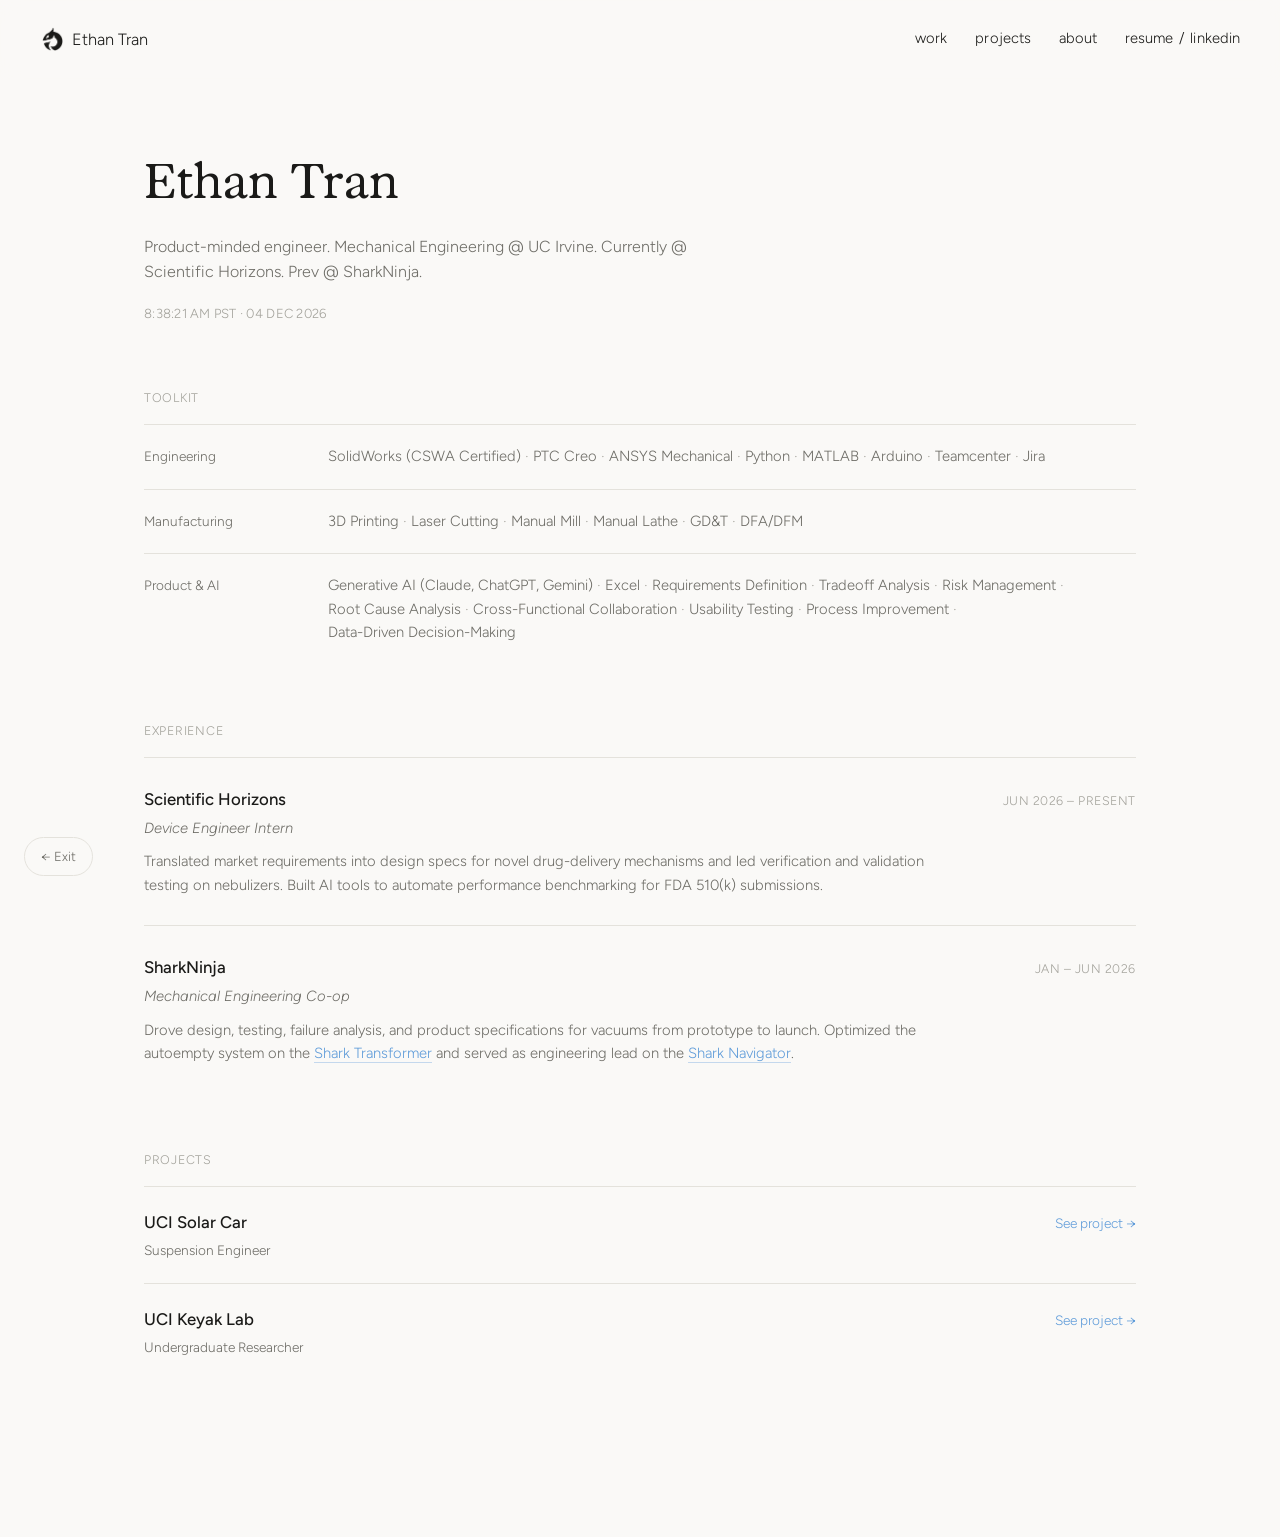
<file: recruiter.html>
<!doctype html>
<html lang="en">
<head>
<meta charset="utf-8">
<title>Ethan Tran — Recruiter Mode</title>
<meta name="viewport" content="width=device-width, initial-scale=1" />
<meta name="robots" content="noindex" />
<link rel="icon" type="image/png" href="assets/home/favicon.png">
<link rel="apple-touch-icon" href="assets/home/favicon.png">
<link rel="preconnect" href="https://fonts.googleapis.com">
<link rel="preconnect" href="https://fonts.gstatic.com" crossorigin>
<link href="https://fonts.googleapis.com/css2?family=Figtree:wght@300;400;500;600;700&display=swap" rel="stylesheet">

<style>
  @font-face {
    font-family: "Exposure Trial VAR";
    src: url("assets/home/ExposureTrialVAR.ttf") format("truetype-variations");
    font-weight: 400;
    font-style: normal;
  }

  :root {
    --bg: #faf9f7;
    --bg-panel: #f1efeb;
    --ink: #1a1a18;
    --ink-soft: #6d6c66;
    --ink-faint: #a3a29b;
    --line: #e4e2dc;
    --blue: #5e9bd9;
    --blue-soft: #cfe1f5;
    --focus: #1a1a18;
    --nav-h: 80px;
  }

  @media (prefers-color-scheme: dark) {
    :root:not([data-theme="light"]) {
      --bg: #171613;
      --bg-panel: #201f1b;
      --ink: #f3f2ee;
      --ink-soft: #a4a29a;
      --ink-faint: #6f6d66;
      --line: #322f29;
      --blue: #6fabdc;
      --blue-soft: #2d3a58;
      --focus: #f3f2ee;
    }
  }

  :root[data-theme="dark"] {
    --bg: #171613;
    --bg-panel: #201f1b;
    --ink: #f3f2ee;
    --ink-soft: #a4a29a;
    --ink-faint: #6f6d66;
    --line: #322f29;
    --blue: #6fabdc;
    --blue-soft: #2d3a58;
    --focus: #f3f2ee;
  }

  * { box-sizing: border-box; }

  html { background: var(--bg); }

  body {
    margin: 0;
    background: var(--bg);
    color: var(--ink);
    font-family: "Figtree", -apple-system, BlinkMacSystemFont, "Segoe UI", sans-serif;
    font-weight: 300;
    font-size: 16px;
    line-height: 1.6;
    -webkit-font-smoothing: antialiased;
  }

  a { color: inherit; }

  @media (hover: hover) and (pointer: fine) {
    * { cursor: none !important; }
  }

  .cursor-dot {
    position: fixed;
    top: 0;
    left: 0;
    width: 9px;
    height: 9px;
    border-radius: 50%;
    background: var(--ink);
    pointer-events: none;
    z-index: 998;
    opacity: 0;
    transform: translate(-50%, -50%);
    transition: opacity 0.15s ease, transform 0.06s ease-out;
    will-change: transform, opacity;
  }

  .cursor-dot.is-visible { opacity: 1; }

  .cursor-dot.is-clicking {
    opacity: 0;
    transform: translate(-50%, -50%) scale(0.3);
  }

  .cursor-ripple {
    position: fixed;
    top: 0;
    left: 0;
    width: 11px;
    height: 11px;
    border-radius: 50%;
    border: 1.5px solid var(--ink);
    pointer-events: none;
    z-index: 997;
    transform: translate(-50%, -50%) scale(1);
    opacity: 0.6;
    animation: cursorRipple 0.55s ease-out forwards;
  }

  @keyframes cursorRipple {
    to {
      transform: translate(-50%, -50%) scale(3.4);
      opacity: 0;
    }
  }

  .wrap {
    max-width: 1040px;
    margin: 0 auto;
    padding: 0 24px;
  }

  /* ---------- Nav (same component as index.html) ---------- */

  .site-nav {
    position: fixed;
    top: 0;
    left: 0;
    right: 0;
    z-index: 510;
    display: flex;
    align-items: center;
    justify-content: space-between;
    padding: 26px 40px;
    background: color-mix(in srgb, var(--bg) 90%, transparent);
    backdrop-filter: blur(10px);
    border-bottom: 1px solid transparent;
    transition: border-color 0.25s ease;
  }

  .site-nav.scrolled { border-bottom-color: var(--line); }

  .logo {
    display: flex;
    align-items: center;
    gap: 8px;
    text-decoration: none;
    color: var(--ink-faint);
  }

  .logo-icon {
    display: inline-block;
    width: 24px;
    height: 24px;
    background-color: var(--ink);
    -webkit-mask: url('assets/home/logo-icon.png') no-repeat center / contain;
    mask: url('assets/home/logo-icon.png') no-repeat center / contain;
  }

  .logo-word {
    font-family: "Figtree", -apple-system, BlinkMacSystemFont, "Segoe UI", sans-serif;
    font-size: 1.02rem;
    font-weight: 300;
    color: var(--ink);
  }

  .nav-links {
    display: flex;
    align-items: center;
    gap: 28px;
    font-size: 0.92rem;
    font-weight: 300;
    letter-spacing: 0.005em;
    color: var(--ink);
  }

  .nav-links a,
  .nav-links button {
    text-decoration: none;
    transition: color 0.15s ease, filter 0.25s ease, opacity 0.25s ease;
    filter: blur(0);
    opacity: 1;
  }

  .nav-links a:hover,
  .nav-links button:hover { color: var(--ink); }

  @media (hover: hover) and (pointer: fine) {
    .nav-links:hover a:not(:hover),
    .nav-links:hover button:not(:hover) {
      filter: blur(1.5px);
      opacity: 0.6;
    }

    .nav-links:hover .nav-dropdown:hover a:not(:hover),
    .nav-links:hover .nav-dropdown:hover button:not(:hover) {
      filter: none;
      opacity: 1;
    }
  }

  .nav-combo { display: inline-flex; align-items: center; gap: 6px; }

  .ext-arrow {
    display: inline-block;
    width: 0;
    overflow: hidden;
    opacity: 0;
    line-height: 1;
    vertical-align: middle;
    transform: translate(-3px, 3px);
    transition: opacity 0.18s ease, transform 0.18s ease, width 0.18s ease, margin-left 0.18s ease;
  }

  .nav-combo a:hover .ext-arrow {
    opacity: 1;
    transform: translate(0, 0);
    width: 0.75em;
    margin-left: 2px;
  }

  .nav-dropdown {
    position: relative;
    display: inline-flex;
    align-items: center;
  }

  .nav-dropdown-trigger {
    font: inherit;
    color: inherit;
    background: transparent;
    border: none;
    cursor: pointer;
    position: relative;
    padding: 4px 8px;
    margin: -4px -8px;
    border-radius: 6px;
    transition: color 0.15s ease, filter 0.25s ease, opacity 0.25s ease, background 0.15s ease;
  }

  .nav-dropdown:hover > .nav-dropdown-trigger,
  .nav-dropdown:focus-within > .nav-dropdown-trigger {
    background: var(--bg);
  }

  .nav-dropdown-menu {
    position: absolute;
    top: 100%;
    left: 0;
    padding-top: 14px;
    opacity: 0;
    visibility: hidden;
    transform: translateY(-4px);
    transition: opacity 0.18s ease, transform 0.18s ease, visibility 0.18s;
    z-index: 50;
  }

  .nav-dropdown-menu-inner {
    display: flex;
    flex-direction: column;
    gap: 12px;
    padding: 10px 12px;
    margin: -10px -12px;
    border-radius: 8px;
    background: var(--bg);
  }

  .nav-dropdown-menu-inner a {
    font-family: "Figtree", -apple-system, BlinkMacSystemFont, "Segoe UI", sans-serif;
    font-size: 0.92rem;
    font-weight: 300;
    letter-spacing: 0.005em;
    color: var(--ink-soft);
    white-space: nowrap;
    text-decoration: none;
    transition: color 0.15s ease;
  }

  .nav-dropdown-menu-inner a:hover {
    color: var(--ink);
  }

  @media (hover: hover) and (pointer: fine) {
    .nav-dropdown:hover .nav-dropdown-menu {
      opacity: 1;
      visibility: visible;
      transform: translateY(0);
    }
  }

  .nav-dropdown:focus-within .nav-dropdown-menu {
    opacity: 1;
    visibility: visible;
    transform: translateY(0);
  }

  @media (max-width: 620px) {
    .site-nav { padding: 20px 24px; }
    .nav-links { gap: 12px; font-size: 0.78rem; }
    .logo-word { display: none; }
  }

  /* ---------- Recruiter mode content ---------- */

  .rec-exit-fixed {
    position: fixed;
    left: 24px;
    bottom: 24px;
    z-index: 520;
    text-decoration: none;
    font-size: 0.82rem;
    color: var(--ink-soft);
    background: color-mix(in srgb, var(--bg) 92%, transparent);
    backdrop-filter: blur(10px);
    border: 1px solid var(--line);
    border-radius: 999px;
    padding: 8px 16px;
    transition: color 0.15s ease, border-color 0.15s ease;
  }

  .rec-exit-fixed:hover {
    color: var(--ink);
    border-color: var(--ink-faint);
  }

  .rec-main { padding: calc(var(--nav-h) + 64px) 0 100px; }

  .rec-name {
    font-family: "Exposure Trial VAR", Georgia, "Times New Roman", serif;
    font-size: clamp(2.2rem, 5vw, 3rem);
    font-weight: 400;
    margin: 0 0 14px;
  }

  .rec-tagline {
    font-size: 1rem;
    color: var(--ink-soft);
    max-width: 60ch;
    margin: 0 0 18px;
  }

  .rec-clock {
    font-size: 0.82rem;
    letter-spacing: 0.02em;
    color: var(--ink-faint);
    margin: 0 0 64px;
  }

  .rec-section { margin: 0 0 56px; }

  .rec-section-label {
    font-size: 0.78rem;
    letter-spacing: 0.06em;
    text-transform: uppercase;
    color: var(--ink-faint);
    margin: 0 0 4px;
  }

  .rec-divider {
    height: 1px;
    background: var(--line);
    margin: 16px 0 0;
  }

  .rec-exp-row {
    display: flex;
    align-items: baseline;
    justify-content: space-between;
    gap: 24px;
    padding: 28px 0;
    border-bottom: 1px solid var(--line);
  }

  .rec-exp-row:last-child { border-bottom: none; }

  .rec-exp-role {
    font-style: italic;
    font-size: 0.92rem;
    color: var(--ink-soft);
    margin: 4px 0 0;
  }

  .rec-exp-company {
    font-weight: 500;
    font-size: 1.05rem;
    color: var(--ink);
    margin: 0;
  }

  .rec-exp-desc {
    font-size: 0.92rem;
    font-weight: 300;
    color: var(--ink-soft);
    max-width: 90ch;
    margin: 10px 0 0;
  }

  .rec-exp-desc a {
    color: var(--blue);
    text-decoration: none;
    border-bottom: 1px solid color-mix(in srgb, var(--blue) 35%, transparent);
    transition: border-color 0.15s ease;
  }

  .rec-exp-desc a:hover { border-bottom-color: var(--blue); }

  .rec-exp-dates {
    flex: none;
    font-size: 0.78rem;
    letter-spacing: 0.04em;
    text-transform: uppercase;
    color: var(--ink-faint);
    white-space: nowrap;
    margin: 0;
  }

  .rec-proj-row {
    display: flex;
    align-items: baseline;
    justify-content: space-between;
    gap: 24px;
    padding: 22px 0;
    border-bottom: 1px solid var(--line);
    text-decoration: none;
    transition: opacity 0.15s ease;
  }

  .rec-proj-row:last-child { border-bottom: none; }
  .rec-proj-row:hover { opacity: 0.7; }

  .rec-proj-name {
    font-size: 1.05rem;
    font-weight: 500;
    color: var(--ink);
    margin: 0;
  }

  .rec-proj-role {
    font-size: 0.85rem;
    color: var(--ink-soft);
    margin: 4px 0 0;
  }

  .rec-proj-link {
    flex: none;
    font-size: 0.85rem;
    color: var(--blue);
    white-space: nowrap;
  }

  .rec-skill-row {
    display: flex;
    align-items: baseline;
    gap: 24px;
    padding: 20px 0;
    border-bottom: 1px solid var(--line);
  }

  .rec-skill-row:last-child { border-bottom: none; }

  .rec-skill-label {
    flex: none;
    width: 160px;
    font-size: 0.85rem;
    color: var(--ink-soft);
    margin: 0;
  }

  .rec-skill-tags {
    display: flex;
    flex-wrap: wrap;
    font-size: 0.92rem;
    color: var(--ink-soft);
  }

  .rec-skill-tags .skill-item:not(:last-child)::after {
    content: "\00a0\00b7\00a0";
    color: var(--ink-faint);
  }

  @media (max-width: 620px) {
    .site-nav { padding: 20px 24px; }
    .rec-main { padding: calc(var(--nav-h) + 32px) 0 90px; }
    .rec-exp-row,
    .rec-proj-row { flex-direction: column; gap: 8px; }
    .rec-exp-dates { order: -1; }
    .rec-exit-fixed { left: 16px; bottom: 16px; font-size: 0.78rem; padding: 7px 14px; }
    .rec-skill-row { flex-direction: column; gap: 8px; }
    .rec-skill-label { width: auto; }
  }
</style>
</head>
<body>

<nav class="site-nav" id="siteNav" aria-label="Primary">
  <a class="logo" href="index.html" aria-label="Home">
    <span class="logo-icon" aria-hidden="true"></span>
    <span class="logo-word">Ethan Tran</span>
  </a>
  <div class="nav-links">
    <a href="index.html#work">work</a>
    <a href="index.html#projects">projects</a>
    <a href="index.html#about">about</a>
    <span class="nav-combo">
      <span class="nav-dropdown">
        <button type="button" class="nav-dropdown-trigger">resume</button>
        <span class="nav-dropdown-menu">
          <span class="nav-dropdown-menu-inner">
            <a href="https://docs.google.com/document/d/1LJPn7eDtAfSASAzcQccfubz7DAlrbPLajP_lorCI3K4/edit?usp=sharing" target="_blank" rel="noopener">engineering<span class="ext-arrow" aria-hidden="true">↗</span></a>
            <a href="https://docs.google.com/document/d/1FIWJYNV4GyLf50VrKur8pAxX2PLaGaF_H9uuuHPjCiw/edit?usp=sharing" target="_blank" rel="noopener">product<span class="ext-arrow" aria-hidden="true">↗</span></a>
          </span>
        </span>
      </span> / <a href="https://www.linkedin.com/in/ethandtran/" target="_blank" rel="noopener">linkedin<span class="ext-arrow" aria-hidden="true">↗</span></a>
    </span>
  </div>
</nav>

<a class="rec-exit-fixed" href="index.html">← Exit</a>

<main class="rec-main">
  <div class="wrap">
    <h1 class="rec-name">Ethan Tran</h1>
    <p class="rec-tagline">Product-minded engineer. Mechanical Engineering @ UC Irvine. Currently @ Scientific Horizons. Prev @ SharkNinja.</p>
    <p class="rec-clock" id="recClock">&nbsp;</p>

    <section class="rec-section">
      <p class="rec-section-label">Toolkit</p>
      <div class="rec-divider"></div>

      <div class="rec-skill-row">
        <p class="rec-skill-label">Engineering</p>
        <div class="rec-skill-tags">
          <span class="skill-item">SolidWorks (CSWA Certified)</span>
          <span class="skill-item">PTC Creo</span>
          <span class="skill-item">ANSYS Mechanical</span>
          <span class="skill-item">Python</span>
          <span class="skill-item">MATLAB</span>
          <span class="skill-item">Arduino</span>
          <span class="skill-item">Teamcenter</span>
          <span class="skill-item">Jira</span>
        </div>
      </div>

      <div class="rec-skill-row">
        <p class="rec-skill-label">Manufacturing</p>
        <div class="rec-skill-tags">
          <span class="skill-item">3D Printing</span>
          <span class="skill-item">Laser Cutting</span>
          <span class="skill-item">Manual Mill</span>
          <span class="skill-item">Manual Lathe</span>
          <span class="skill-item">GD&amp;T</span>
          <span class="skill-item">DFA/DFM</span>
        </div>
      </div>

      <div class="rec-skill-row">
        <p class="rec-skill-label">Product &amp; AI</p>
        <div class="rec-skill-tags">
          <span class="skill-item">Generative AI (Claude, ChatGPT, Gemini)</span>
          <span class="skill-item">Excel</span>
          <span class="skill-item">Requirements Definition</span>
          <span class="skill-item">Tradeoff Analysis</span>
          <span class="skill-item">Risk Management</span>
          <span class="skill-item">Root Cause Analysis</span>
          <span class="skill-item">Cross-Functional Collaboration</span>
          <span class="skill-item">Usability Testing</span>
          <span class="skill-item">Process Improvement</span>
          <span class="skill-item">Data-Driven Decision-Making</span>
        </div>
      </div>
    </section>

    <section class="rec-section">
      <p class="rec-section-label">Experience</p>
      <div class="rec-divider"></div>

      <div class="rec-exp-row">
        <div>
          <p class="rec-exp-company">Scientific Horizons</p>
          <p class="rec-exp-role">Device Engineer Intern</p>
          <p class="rec-exp-desc">Translated market requirements into design specs for novel drug-delivery mechanisms and led verification and validation testing on nebulizers. Built AI tools to automate performance benchmarking for FDA 510(k) submissions.</p>
        </div>
        <p class="rec-exp-dates">Jun 2026 – Present</p>
      </div>

      <div class="rec-exp-row">
        <div>
          <p class="rec-exp-company">SharkNinja</p>
          <p class="rec-exp-role">Mechanical Engineering Co-op</p>
          <p class="rec-exp-desc">Drove design, testing, failure analysis, and product specifications for vacuums from prototype to launch. Optimized the autoempty system on the <a href="https://www.sharkninja.com/shark-transformer-true-pet-upright-vacuum/LX501UPG1.html" target="_blank" rel="noopener">Shark Transformer</a> and served as engineering lead on the <a href="https://www.costco.com/p/-/shark-navigator-lift-away-upright-vacuum-with-reveal-technology/4201031429" target="_blank" rel="noopener">Shark Navigator</a>.</p>
        </div>
        <p class="rec-exp-dates">Jan – Jun 2026</p>
      </div>
    </section>

    <section class="rec-section">
      <p class="rec-section-label">Projects</p>
      <div class="rec-divider"></div>

      <a class="rec-proj-row" href="index.html#project-solar-car">
        <div>
          <p class="rec-proj-name">UCI Solar Car</p>
          <p class="rec-proj-role">Suspension Engineer</p>
        </div>
        <span class="rec-proj-link">See project →</span>
      </a>

      <a class="rec-proj-row" href="index.html#project-keyak-lab">
        <div>
          <p class="rec-proj-name">UCI Keyak Lab</p>
          <p class="rec-proj-role">Undergraduate Researcher</p>
        </div>
        <span class="rec-proj-link">See project →</span>
      </a>
    </section>
  </div>
</main>

<div class="cursor-dot" id="cursorDot" aria-hidden="true"></div>

<script>
  (function () {
    // Same nav behavior as index.html: border appears once scrolled, and
    // --nav-h is measured (not guessed) so .rec-main's clearance padding
    // always matches the nav's real height at any width.
    var nav = document.getElementById('siteNav');
    window.addEventListener('scroll', function () {
      nav.classList.toggle('scrolled', window.scrollY > 20);
    }, { passive: true });

    var syncNavHeight = function () {
      document.documentElement.style.setProperty('--nav-h', nav.offsetHeight + 'px');
    };
    syncNavHeight();
    window.addEventListener('resize', syncNavHeight);
    if ('ResizeObserver' in window) new ResizeObserver(syncNavHeight).observe(nav);

    // Resume dropdown: blur the link after a click so the menu doesn't
    // stay stuck open once the mouse leaves.
    document.querySelectorAll('.nav-dropdown a, .nav-dropdown button').forEach(function (a) {
      a.addEventListener('click', function () { a.blur(); });
    });

    // Custom cursor dot (same as index.html: replaces the system pointer)
    var hasFinePointer = window.matchMedia('(hover: hover) and (pointer: fine)').matches;
    var cursorDot = document.getElementById('cursorDot');
    if (cursorDot && hasFinePointer) {
      document.addEventListener('mousemove', function (e) {
        cursorDot.style.left = e.clientX + 'px';
        cursorDot.style.top = e.clientY + 'px';
        cursorDot.classList.add('is-visible');
      });
      document.addEventListener('mouseleave', function () {
        cursorDot.classList.remove('is-visible');
      });

      // Click: the dot ducks out and a ring ripples outward from the click point
      document.addEventListener('mousedown', function (e) {
        var ripple = document.createElement('div');
        ripple.className = 'cursor-ripple';
        ripple.style.left = e.clientX + 'px';
        ripple.style.top = e.clientY + 'px';
        document.body.appendChild(ripple);
        ripple.addEventListener('animationend', function () {
          ripple.remove();
        });

        cursorDot.classList.add('is-clicking');
        setTimeout(function () {
          cursorDot.classList.remove('is-clicking');
        }, 200);
      });
    }
  })();

  (function () {
    // Same technique as index.html's footer clock (Intl.DateTimeFormat
    // pinned to America/Los_Angeles), just with richer format options to
    // get the fuller "1:40:28 AM PDT · 13 SEP 2026" display this page wants.
    var el = document.getElementById('recClock');
    function tick() {
      try {
        var now = new Date();
        var timeStr = new Intl.DateTimeFormat('en-US', {
          timeZone: 'America/Los_Angeles',
          hour: 'numeric', minute: '2-digit', second: '2-digit',
          hour12: true, timeZoneName: 'short'
        }).format(now);
        var parts = new Intl.DateTimeFormat('en-US', {
          timeZone: 'America/Los_Angeles',
          day: '2-digit', month: 'short', year: 'numeric'
        }).formatToParts(now);
        var day, month, year;
        parts.forEach(function (p) {
          if (p.type === 'day') day = p.value;
          if (p.type === 'month') month = p.value.toUpperCase();
          if (p.type === 'year') year = p.value;
        });
        el.textContent = timeStr + ' · ' + day + ' ' + month + ' ' + year;
      } catch (e) { /* leave placeholder */ }
    }
    tick();
    setInterval(tick, 1000);
  })();
</script>

</body>
</html>
</file>
